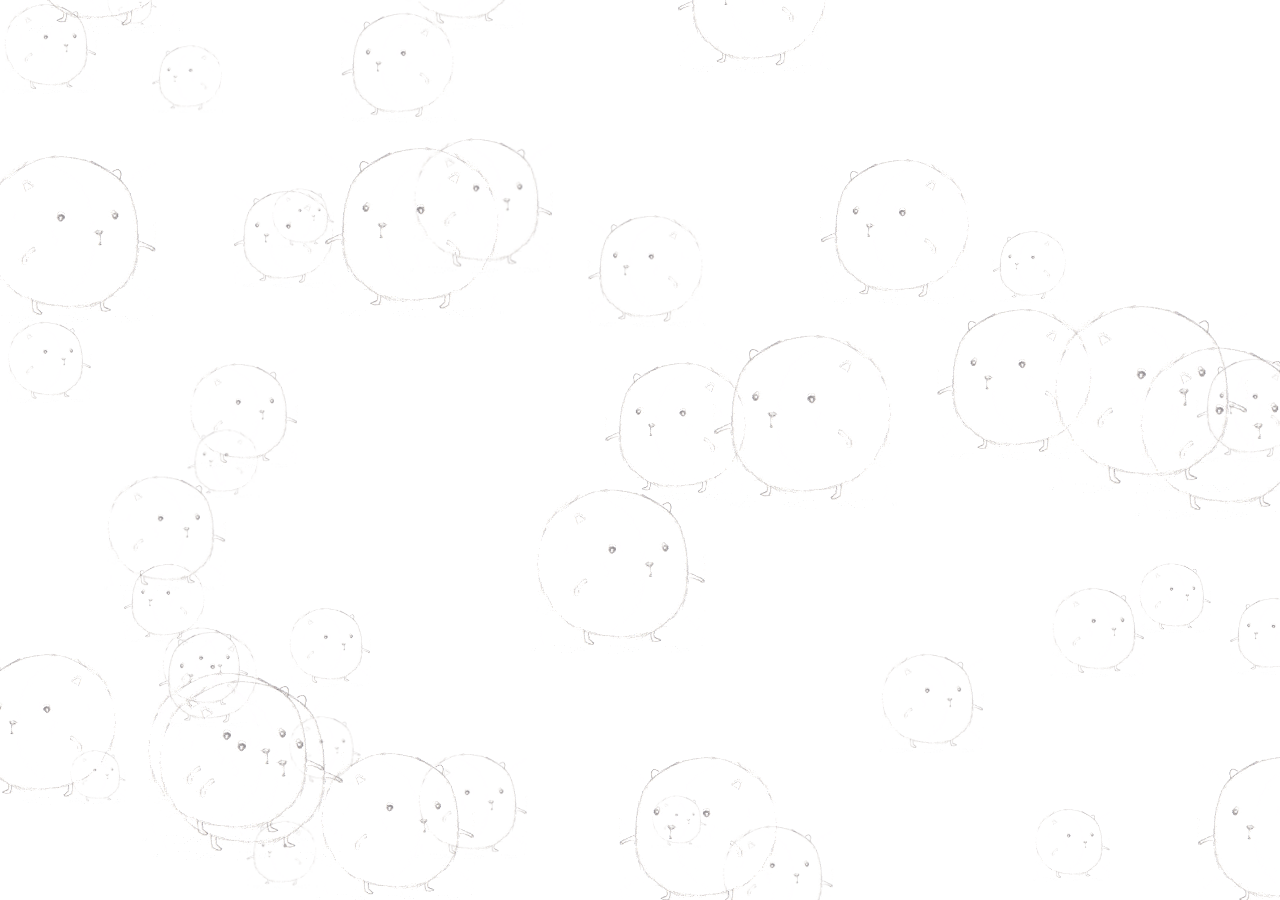
<file: falling/index.html>
<!DOCTYPE html>
<html lang="en">
  <head>
    <title>Falling Farfotsels</title>
    <meta charset="utf-8">
    <meta name="viewport" content="width=device-width, user-scalable=no, minimum-scale=1.0, maximum-scale=1.0, minimal-ui">
   
    <style>
      html {
        -webkit-tap-highlight-color: rgba(0, 0, 0, 0.0);
      }

      body {
        margin: 0px;
        overflow: hidden;
        background-color: white;

      }

      .denise{
        position: absolute;
        mix-blend-mode: multiply;
      }

      .denise div {
        width:100px;height: 100px;
        background-size: 100px 100px;
      }


      .denise div {
        /*transform:scale(0.5);*/
        background-image: url("images/farfotseltje_trans.gif");
      }

      
      #cont {
        position:absolute;
        display: block;
        width: 100%;
        height: 100%;
        overflow: hidden;
          
      }

      #content {
        position:relative;
        display: block;
        margin-left: -50px;
        margin-top: -50px;
        }

    </style>
  </head>
<body>
  <div id="cont"><div id="content"></div></div>
  <script type="text/javascript" src="../js/common.js"></script>    
  <script type="text/javascript">
    var isPaused = false;
    function start() {
      if(state != STARTED){
        state = STARTED
        isPaused = false;
      }
    }

    function stop(){
      if(state != STOPPED){
        state = STOPPED;
        isPaused = true;
      }
    }

  </script>
  <script type="text/javascript" src="js/falling.js"></script>
        
</body>
</html>
</file>
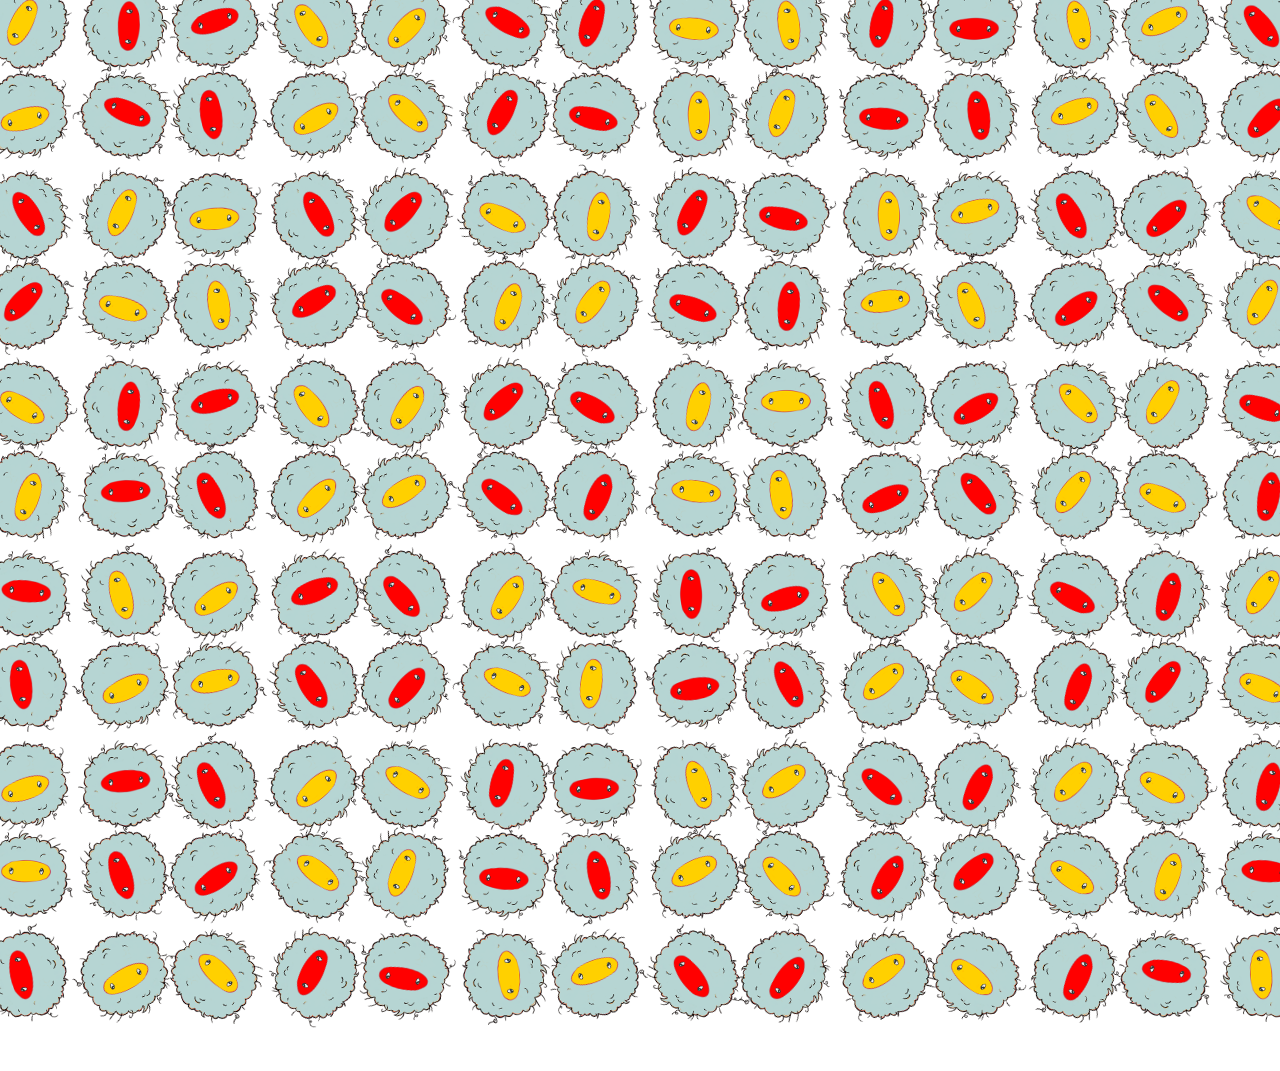
<file: manyeyes/index.html>
<!DOCTYPE html>
<html lang="en">
  <head>
    <title>Manyeyes</title>
    <meta charset="utf-8">
    <meta name="viewport" content="width=device-width, user-scalable=no, minimum-scale=1.0, maximum-scale=1.0, minimal-ui">
    <meta property="og:image" content="http://www.farfotsel.com/manyeyes/tn_manyeyes.jpg" />
    <script type="text/javascript" src="../js/common.js"></script>  
    
  
    <style>
      html {
        -webkit-tap-highlight-color: rgba(0, 0, 0, 0.0);
      }

      body {
        margin: 0px;
        overflow: hidden;
        background-color: white;
        /*background-color: #004600;*/

      }

      

      .boy  , .denise{
        position: absolute;
      }

      .boy div , .denise div {
        width:100px;height: 100px;
        background-size: 100px 100px;
      }

      .boy div {
        background-image: url("images/manyeyes0.png");
      }

      .denise div {
        /*transform:scale(0.5);*/
        background-image: url("images/manyeyes1.png");
      }


      

      #content {
         position:relative;
        display: block;
        width: 100%;
        height: 100%;
        /*margin-left: -50px;
        margin-top: -50px;*/
      }


    </style>
    
  </head>
<body>


  
<div id="content"></div>
<script type="text/javascript">
var mx = 0, my = 0;

init()
function init() {
    var el = document;
    el.addEventListener('mousemove', onMouseMove);
    el.addEventListener('touchmove', onTouchMove);
    el.addEventListener('touchstart', onTouchMove);

}
 
function onMouseMove(e) {
    mx = e.clientX;
    my = e.clientY;

    //e.touches = [{clientX: e.clientX, clientY: e.clientY}];
    //onTouchMove(e);
}
 
function onTouchMove(e) {
    //do something with e.touches[0].clientX or e.touches[0].clientY
    mx = e.touches[0].clientX;
    my = e.touches[0].clientY;
 
}


requestedAnimationFrame = -1;
currentFrame = 0;
function animate() {
  if(requestedAnimationFrame == currentFrame)return;
  requestAnimationFrame( doAnimate );

  requestedAnimationFrame = currentFrame;

  
  //stats.update();

  // console.log("Manyeyes animate()")
  
  
}

function doAnimate(){
  currentFrame++;
  if(state != STOPPED)requestAnimationFrame( doAnimate );

  var content = document.getElementById("content");
//console.log(content,content.children.length)
  //or(var i = 0 ; i  <content.)
  var child;
  for (var i = 0; i < content.children.length;i++){
    child = content.children[i];
    

    var dx = child.offsetLeft + content.offsetLeft - mx;
    var dy = child.offsetTop - content.offsetTop - my;

    var rot = Math.atan2(dy,dx) - Math.PI/2;
    var tRot = child.targetRot;

    rot = (rot + tRot) / 2;
    //console.log(rot);

    //child.style["-webkit-transform"] = "rotate("+rot+"rad)";

    child.style.transform = "rotate("+rot+"rad)";
    child.targetRot = rot;
  }
}



function createPattern(){
  var imgWidth = 90;
  var imgHeight = 100;

  var content = document.getElementById("content");
  while (content.firstChild) {content.removeChild(content.firstChild);}
    
    var w = window.innerWidth;
    var h = window.innerHeight;
    
  var cols = Math.floor(w / imgWidth)+2;
  var rows = Math.floor(h / imgHeight)+2;

  cols = Math.floor(cols / 2) * 2; 

  for (var ix = 0; ix < cols; ix++) {
    for (var iy = 0; iy < rows; iy++) {
      
      var newDiv = document.createElement("div"); 
      var newChild = document.createElement("div");

      newDiv.appendChild(newChild);

      newDiv.className = "boy";
      //newDiv.onclick = newDiv.onmouseover = function () {toggle(this);};
      

      if (iy % 4 == 0 || iy % 4 == 1) {
            if ( ix  % 4 == 0 || ix  % 4 == 1) {
              newDiv.className = "denise";
              //newDiv.onclick = newDiv.onmouseover = function () {toggle(this);};
            }
          } else {
            if ( ix  % 4 == 2 || ix % 4 == 3) {
              newDiv.className = "denise";
              //newDiv.onclick = newDiv.onmouseover = function () {toggle(this);};
            }
          }

      var imgSpace = 10;
      newDiv.style.left = ix * imgWidth + Math.ceil( (1+ix)/2) * imgSpace + "px";
      newDiv.style.top =  iy * imgHeight + Math.ceil( (iy)/2) * -10 + "px";

     
      var rot = ((iy * rows + ix)%10)*36;
      newDiv.className += " rot"+rot;// + (iy * rows + cols)%10 
      newDiv.targetRot = rot;
      content.appendChild(newDiv);
    }
  }

  content.style.marginLeft = window.innerWidth/2 - (ix * imgWidth + Math.ceil( (1+ix)/2) * imgSpace)/2 + "px";
  content.style.marginTop = (window.innerHeight - ( iy * imgHeight + Math.ceil( (iy)/2) * -25))/2 + "px";
}

createPattern();
//animate();

if(!inIframe()){
  start();
}

function start() {
  if(state != STARTED){
    state = STARTED
    console.log("start "+ location.href);
    animate();
  }
}

window.onresize = createPattern;


</script>
</body>
</html>
</file>
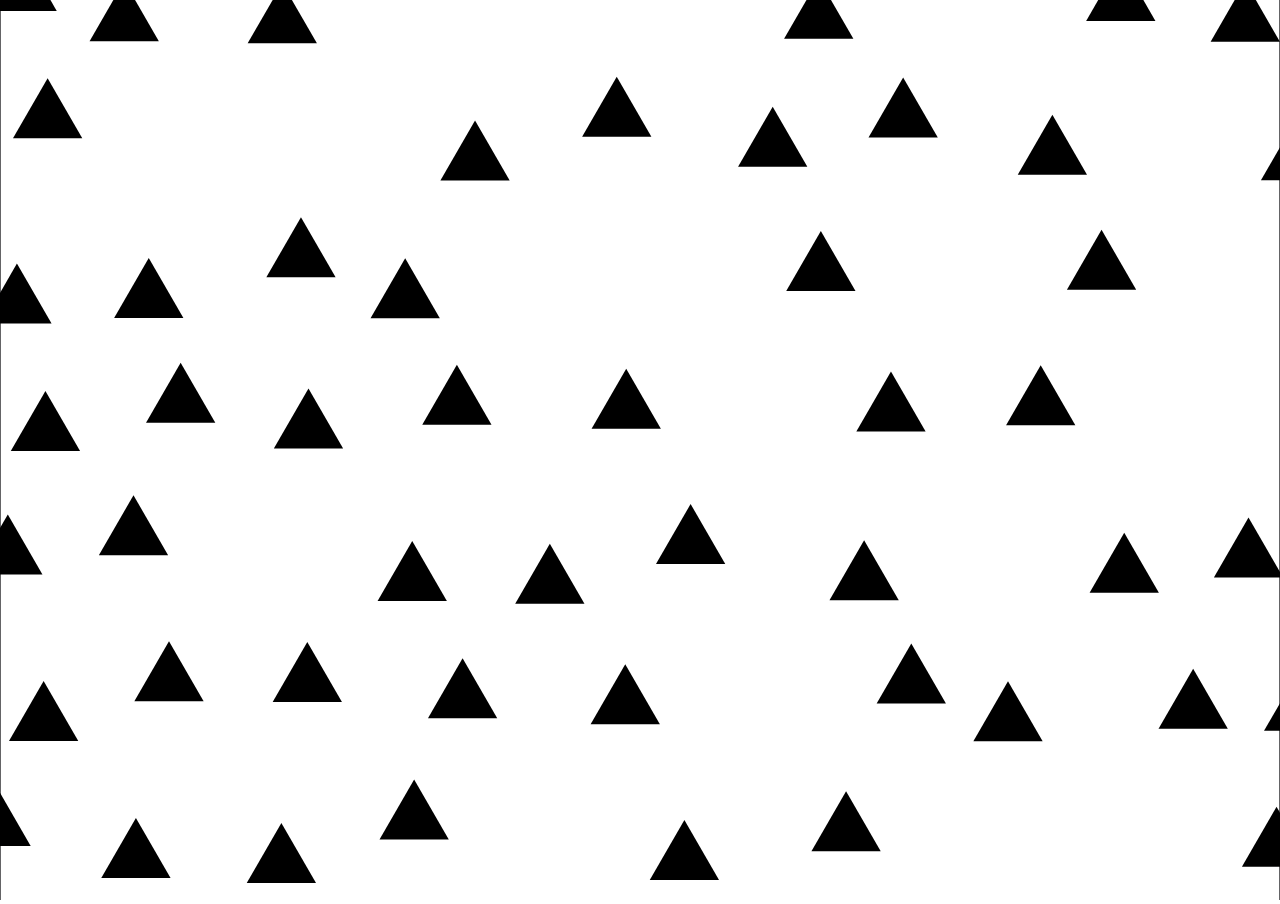
<file: throughtriangles/index.html>
<!DOCTYPE html>
<html>
    <head>
        <meta charset="utf-8">
        <meta name="viewport" content="width=device-width, user-scalable=no, initial-scale=1, maximum-scale=1">
        <meta name="apple-mobile-web-app-capable" content="yes">
        <meta name="mobile-web-app-capable" content="yes">
        <meta property="og:image" content="http://www.farfotsel.com/throughtriangles/tn_throughtriangles.png" />

        <script type="text/javascript" src="../js/common.js"></script>    
        <script type="text/javascript">
          var _engine;
          var _runner;

          var engineStarted = false;
          function start() {
            if(state != STARTED){
              state = STARTED
              //console.log("start "+ location.href);

              if(engineStarted)
                _runner.enabled = true;

              if(!engineStarted){
                engineStarted = true;
                _runner = Matter.Engine.run(_engine)//.run();
              }
            }
          }

          function stop(){
            if(state != STOPPED){
              state = STOPPED;
              //console.log("stop " + location.href);

              if(engineStarted)
                _runner.enabled = false;
            }
          }

        </script>
        <!-- only required if using Matter.RenderPixi -->
        <!--<script type="text/javascript" src="./js/lib/pixi.dev.js"></script>-->
        <script type="text/javascript" src="./js/lib/matter-0.16.0.js"></script>
        <script type="text/javascript" src="./js/ThroughTriangles.js"></script>
        <!-- <link rel="stylesheet" href="./css/style.css" type="text/css"> -->
        <title>traveling through triangles</title>

        <style type="text/css">


          * { 
              padding: 0; 
              margin: 0; 
          }

          body {
            overflow: hidden;
          }

        </style>
    </head>
    <body>
        
        <div class="container">
           
           <span id="demo-start" ></span>
           
           <div id="canvas-container"></div>
       </div>
      
   </body>
 </html>
</file>
